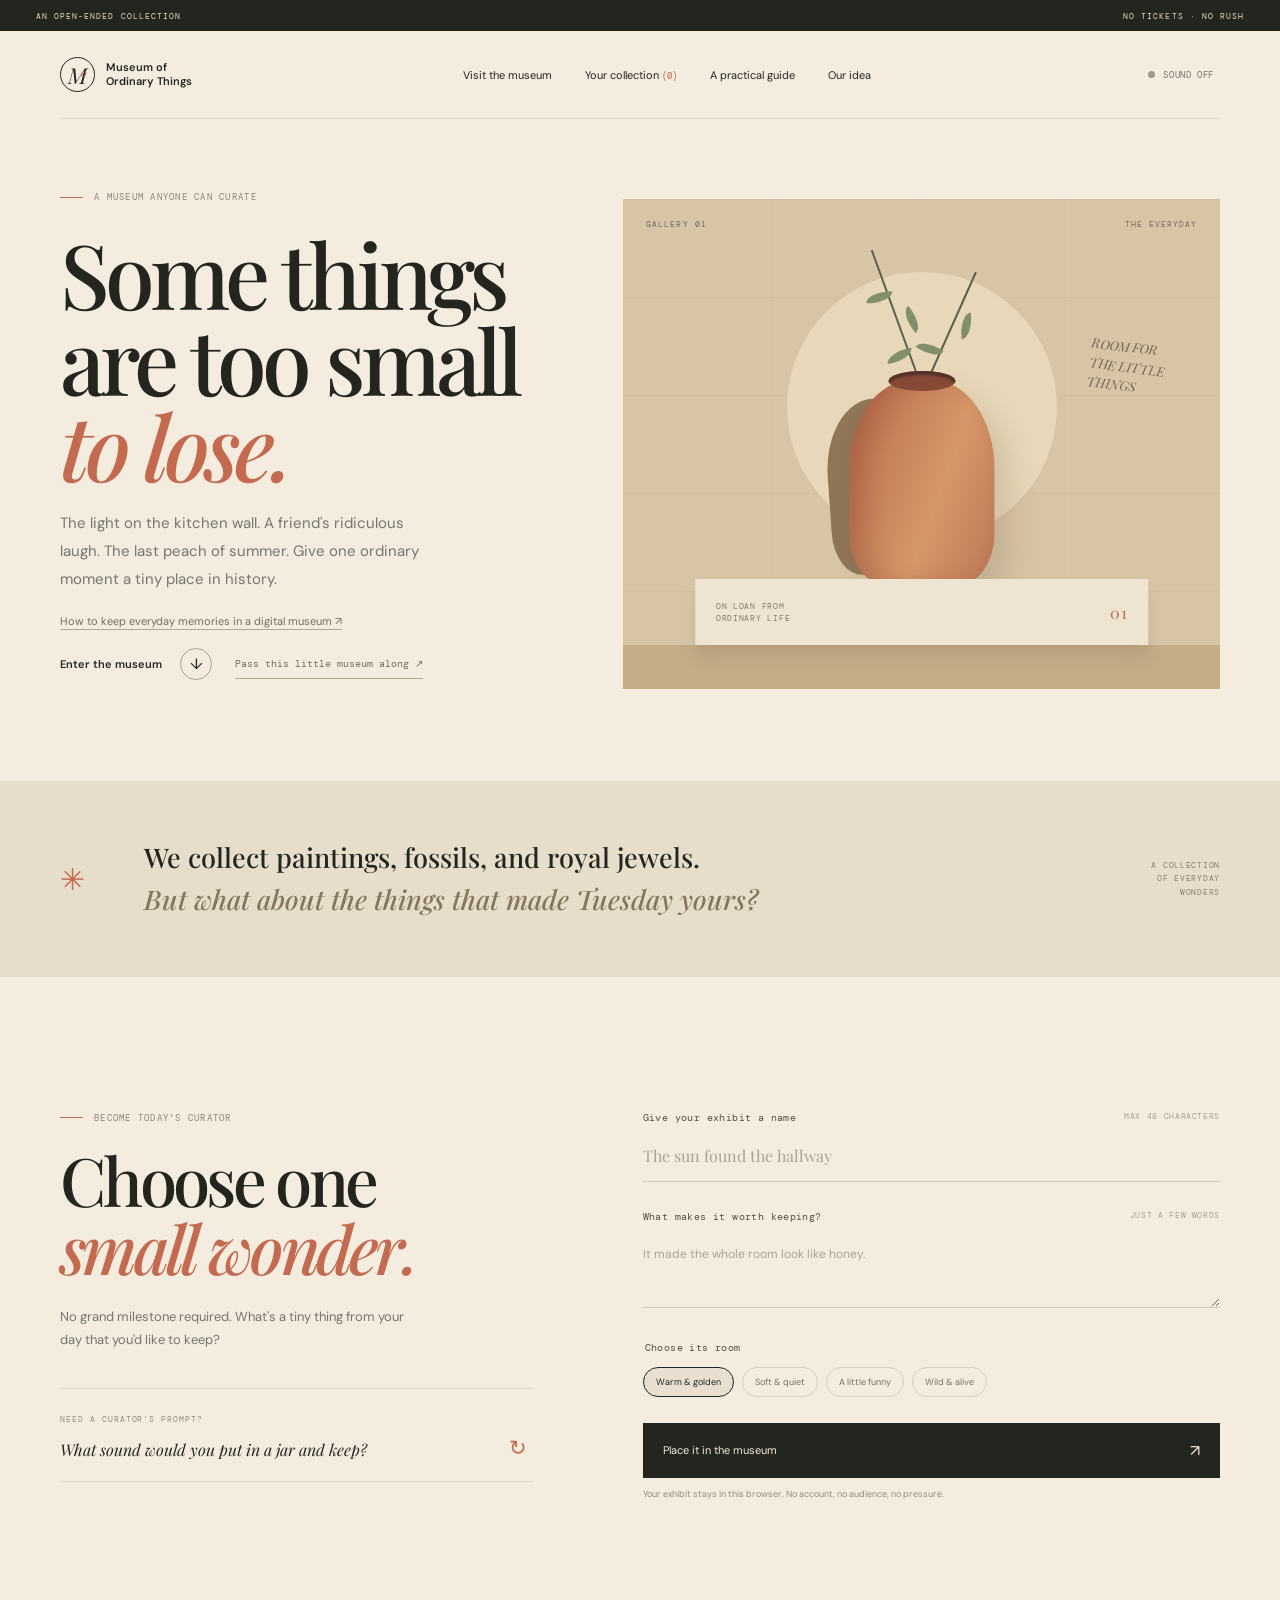
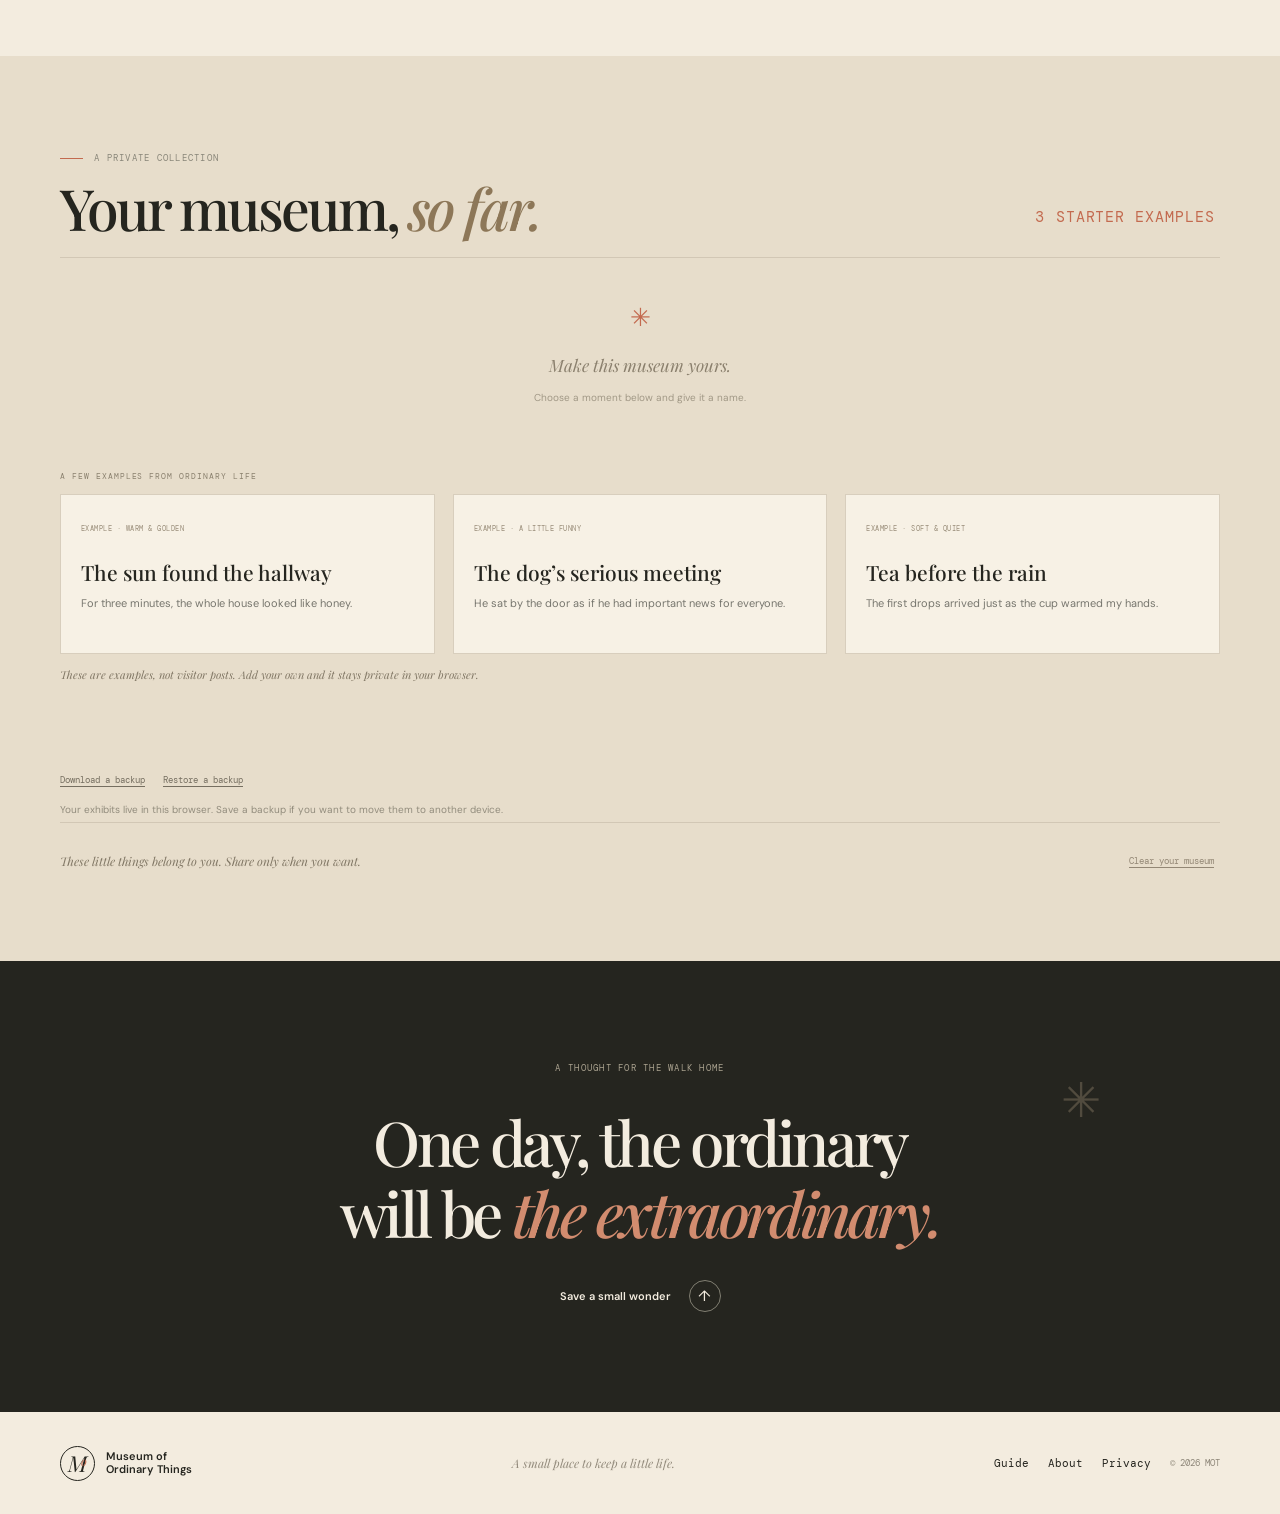
<file: index.html>
<!doctype html>
<html lang="en">
<head>
  <meta charset="utf-8"><meta name="viewport" content="width=device-width, initial-scale=1">
  <meta name="theme-color" content="#f3ecdf">
  <meta name="description" content="A tiny online museum for the ordinary things you want to remember. Curate a moment from today and keep your personal collection in your browser.">
  <meta property="og:type" content="website"><meta property="og:title" content="The Museum of Ordinary Things"><meta property="og:description" content="Some things are too small to lose. Curate a tiny online exhibit for an ordinary moment worth keeping."><meta property="og:url" content="https://harisrao2010-lab.github.io/museum-of-ordinary-things/">
  <meta name="twitter:card" content="summary"><meta name="twitter:title" content="The Museum of Ordinary Things"><meta name="twitter:description" content="A tiny museum for life's everyday wonders.">
  <title>The Museum of Ordinary Things — Keep the little things</title>
  <link rel="canonical" href="https://harisrao2010-lab.github.io/museum-of-ordinary-things/"><link rel="icon" href="favicon.svg" type="image/svg+xml">
  <link rel="stylesheet" href="styles.css">
</head>
<body>
  <a class="skip-link" href="#main-content">Skip to content</a>
  <div class="topline"><span>AN OPEN-ENDED COLLECTION</span><span>NO TICKETS · NO RUSH</span></div>
  <header class="site-header wrap"><a class="brand" href="#home"><span class="brand-symbol">M<span>o</span></span><span>Museum of<br>Ordinary Things</span></a><button class="menu-toggle" id="menu-toggle" type="button" aria-expanded="false" aria-controls="site-nav">Menu</button><nav id="site-nav"><a href="#visit">Visit the museum</a><a href="#collection">Your collection <span id="nav-count">(0)</span></a><a href="guide.html">A practical guide</a><a href="about.html">Our idea</a></nav><button class="sound-toggle" id="sound-toggle" type="button" aria-pressed="false"><span class="sound-dot"></span> SOUND OFF</button></header>
  <main id="main-content">
    <section class="hero wrap"><div class="hero-copy"><p class="eyebrow"><span class="dash"></span> A museum anyone can curate</p><h1>Some things<br>are too small<br><em>to lose.</em></h1><p class="hero-lede">The light on the kitchen wall. A friend's ridiculous laugh. The last peach of summer. Give one ordinary moment a tiny place in history.</p><p class="guide-prompt"><a href="guide.html">How to keep everyday memories in a digital museum ↗</a></p><div class="hero-actions"><a class="round-link" href="#visit"><span>Enter the museum</span><b aria-hidden="true">↓</b></a><button class="share-museum" id="share-museum" type="button">Pass this little museum along ↗</button></div><p class="share-feedback" id="share-feedback" role="status" aria-live="polite"></p></div><div class="hero-stage" aria-label="A softly lit museum gallery holding small everyday objects"><div class="stage-label">GALLERY 01 <span>THE EVERYDAY</span></div><div class="halo"></div><div class="vase vase-back"></div><div class="vase vase-front"></div><div class="stem stem-a"><i></i><i></i><i></i></div><div class="stem stem-b"><i></i><i></i></div><div class="floating-note">ROOM FOR<br>THE LITTLE<br>THINGS</div><div class="stage-plinth"><span>ON LOAN FROM<br>ORDINARY LIFE</span><b>01</b></div><div class="stage-floor"></div></div></section>
    <section class="manifesto"><div class="wrap manifesto-inner"><span class="manifesto-star">✳</span><p>We collect paintings, fossils, and royal jewels.<br><em>But what about the things that made Tuesday yours?</em></p><span class="manifesto-aside">A COLLECTION<br>OF EVERYDAY<br>WONDERS</span></div></section>
    <section class="visit-section wrap" id="visit"><div class="visit-intro"><p class="eyebrow"><span class="dash"></span> Become today's curator</p><h2>Choose one<br><em>small wonder.</em></h2><p>No grand milestone required. What's a tiny thing from your day that you'd like to keep?</p><div class="prompt-box"><span class="prompt-label">NEED A CURATOR'S PROMPT?</span><p id="prompt-text">What sound would you put in a jar and keep?</p><button id="new-prompt" type="button" aria-label="Get another prompt">↻</button></div></div><form id="entry-form" class="entry-form"><label for="object-name">Give your exhibit a name <span>MAX 48 CHARACTERS</span></label><input id="object-name" name="name" maxlength="48" placeholder="The sun found the hallway" required>
      <label for="object-story">What makes it worth keeping? <span>JUST A FEW WORDS</span></label><textarea id="object-story" name="story" maxlength="180" placeholder="It made the whole room look like honey." required></textarea>
      <fieldset><legend>Choose its room</legend><div class="room-options"><label><input type="radio" name="room" value="Warm & golden" checked><span class="room-chip warm">Warm & golden</span></label><label><input type="radio" name="room" value="Soft & quiet"><span class="room-chip quiet">Soft & quiet</span></label><label><input type="radio" name="room" value="A little funny"><span class="room-chip funny">A little funny</span></label><label><input type="radio" name="room" value="Wild & alive"><span class="room-chip alive">Wild & alive</span></label></div></fieldset>
      <button class="submit-button" type="submit">Place it in the museum <span>↗</span></button><p class="form-note">Your exhibit stays in this browser. No account, no audience, no pressure.</p><div class="form-success" id="form-success" role="status" aria-live="polite"></div>
    </form></section>
    <section class="collection-section" id="collection"><div class="wrap"><div class="collection-head"><div><p class="eyebrow"><span class="dash"></span> A private collection</p><h2>Your museum, <em>so far.</em></h2></div><p class="collection-count"><span id="collection-count">3</span> <span id="collection-label">STARTER EXAMPLES</span></p></div><div class="empty-state" id="empty-state"><span>✳</span><p>Make this museum yours.<br><small>Choose a moment below and give it a name.</small></p></div><div class="sample-gallery" id="sample-gallery" aria-label="Example exhibits"><p class="sample-heading">A FEW EXAMPLES FROM ORDINARY LIFE</p><div class="sample-grid"><article class="sample-card"><span>EXAMPLE · WARM &amp; GOLDEN</span><h3>The sun found the hallway</h3><p>For three minutes, the whole house looked like honey.</p></article><article class="sample-card"><span>EXAMPLE · A LITTLE FUNNY</span><h3>The dog’s serious meeting</h3><p>He sat by the door as if he had important news for everyone.</p></article><article class="sample-card"><span>EXAMPLE · SOFT &amp; QUIET</span><h3>Tea before the rain</h3><p>The first drops arrived just as the cup warmed my hands.</p></article></div><p class="sample-note">These are examples, not visitor posts. Add your own and it stays private in your browser.</p></div><div class="exhibit-grid" id="exhibit-grid"></div><div class="collection-tools"><button id="download-backup" type="button">Download a backup</button><label class="restore-backup" for="restore-file">Restore a backup<input id="restore-file" type="file" accept="application/json,.json"></label></div><p class="backup-note">Your exhibits live in this browser. Save a backup if you want to move them to another device.</p><div class="collection-foot"><p id="collection-message" role="status" aria-live="polite">These little things belong to you. Share only when you want.</p><button id="clear-collection" type="button">Clear your museum</button></div></div></section>
    <section class="closing"><div class="wrap closing-inner"><p class="eyebrow">A thought for the walk home</p><h2>One day, the ordinary<br>will be <em>the extraordinary.</em></h2><a class="round-link light-link" href="#visit"><span>Save a small wonder</span><b>↑</b></a><span class="closing-star">✳</span></div></section>
  </main>
  <footer class="site-footer wrap"><a class="brand" href="#home"><span class="brand-symbol">M<span>o</span></span><span>Museum of<br>Ordinary Things</span></a><p>A small place to keep a little life.</p><div class="footer-links"><a href="guide.html">Guide</a><a href="about.html">About</a><a href="privacy.html">Privacy</a><span>© <span id="year"></span> MOT</span></div></footer>
  <script src="app.js"></script>
</body></html>
</file>
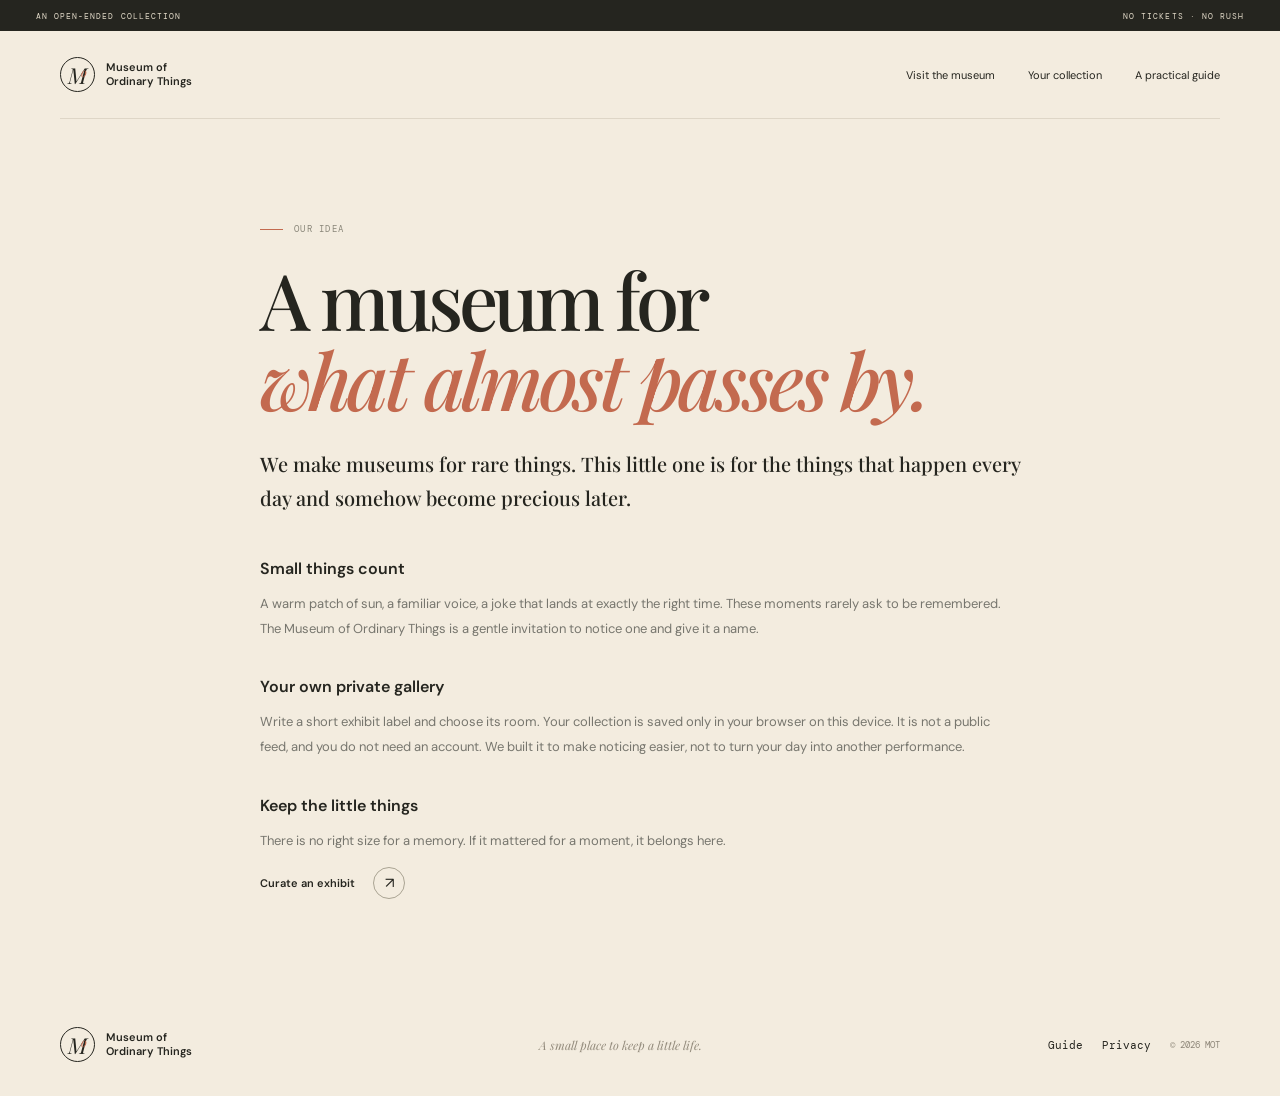
<file: about.html>
<!doctype html>
<html lang="en"><head><meta charset="utf-8"><meta name="viewport" content="width=device-width, initial-scale=1"><meta name="description" content="The idea behind the Museum of Ordinary Things: a personal cabinet for life's small, easy-to-miss moments."><title>Our idea — Museum of Ordinary Things</title><link rel="canonical" href="https://harisrao2010-lab.github.io/museum-of-ordinary-things/about.html"><meta property="og:title" content="Our idea — Museum of Ordinary Things"><meta property="og:description" content="A personal cabinet for lifes small, easily missed everyday moments."><link rel="stylesheet" href="styles.css"></head>
<body><div class="topline"><span>AN OPEN-ENDED COLLECTION</span><span>NO TICKETS · NO RUSH</span></div><header class="site-header wrap"><a class="brand" href="index.html"><span class="brand-symbol">M<span>o</span></span><span>Museum of<br>Ordinary Things</span></a><nav><a href="index.html#visit">Visit the museum</a><a href="index.html#collection">Your collection</a><a href="guide.html">A practical guide</a></nav></header>
<main class="content-page wrap"><p class="eyebrow"><span class="dash"></span> Our idea</p><h1>A museum for<br><em>what almost passes by.</em></h1><p class="content-lede">We make museums for rare things. This little one is for the things that happen every day and somehow become precious later.</p><h2>Small things count</h2><p>A warm patch of sun, a familiar voice, a joke that lands at exactly the right time. These moments rarely ask to be remembered. The Museum of Ordinary Things is a gentle invitation to notice one and give it a name.</p><h2>Your own private gallery</h2><p>Write a short exhibit label and choose its room. Your collection is saved only in your browser on this device. It is not a public feed, and you do not need an account. We built it to make noticing easier, not to turn your day into another performance.</p><h2>Keep the little things</h2><p>There is no right size for a memory. If it mattered for a moment, it belongs here.</p><a class="round-link" href="index.html#visit"><span>Curate an exhibit</span><b>↗</b></a></main>
<footer class="site-footer wrap"><a class="brand" href="index.html"><span class="brand-symbol">M<span>o</span></span><span>Museum of<br>Ordinary Things</span></a><p>A small place to keep a little life.</p><div class="footer-links"><a href="guide.html">Guide</a><a href="privacy.html">Privacy</a><span>© 2026 MOT</span></div></footer></body></html>
</file>
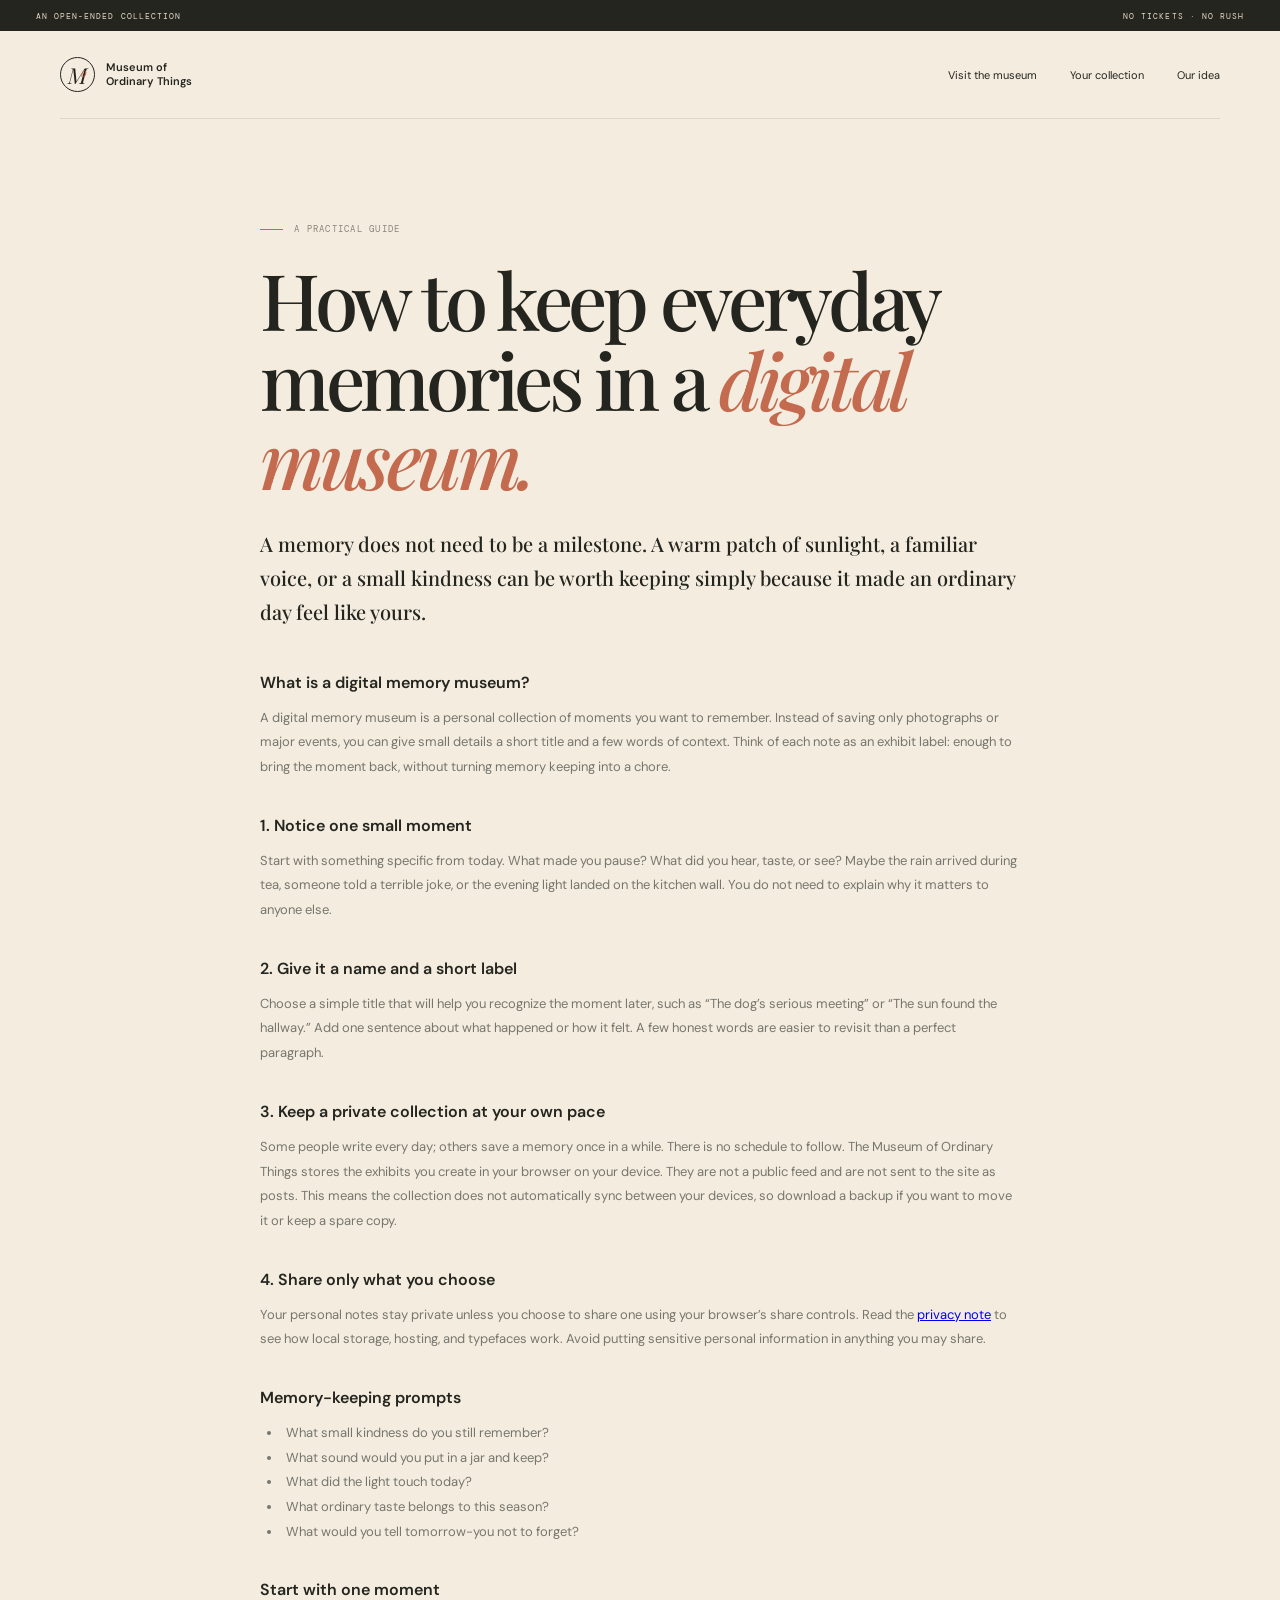
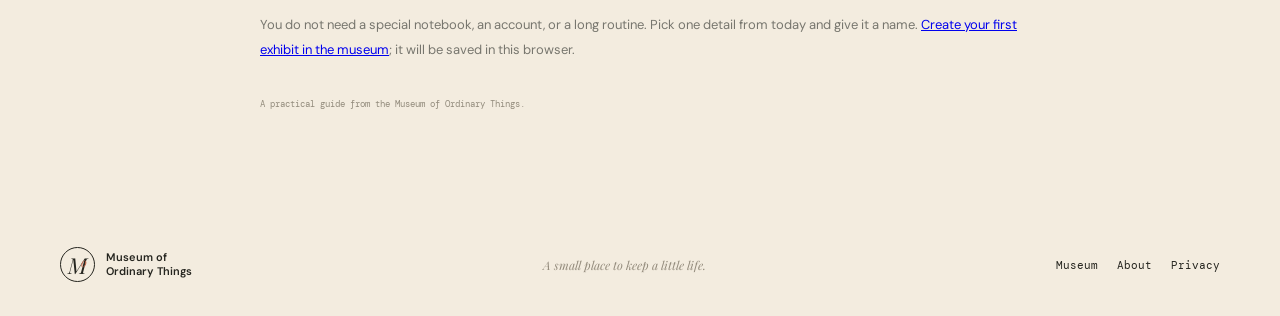
<file: guide.html>
<!doctype html>
<html lang="en">
<head>
  <meta charset="utf-8">
  <meta name="viewport" content="width=device-width, initial-scale=1">
  <meta name="theme-color" content="#f3ecdf">
  <meta name="description" content="A practical guide to keeping everyday memories: choose a small moment, write an exhibit label, and save it in a private digital memory museum.">
  <meta property="og:type" content="article">
  <meta property="og:title" content="How to Keep Everyday Memories in a Digital Museum">
  <meta property="og:description" content="A gentle, practical way to notice and keep the small moments that make a day yours.">
  <meta property="og:url" content="https://harisrao2010-lab.github.io/museum-of-ordinary-things/guide.html">
  <meta name="twitter:card" content="summary">
  <title>How to Keep Everyday Memories in a Digital Museum | Museum of Ordinary Things</title>
  <link rel="canonical" href="https://harisrao2010-lab.github.io/museum-of-ordinary-things/guide.html">
  <link rel="icon" href="favicon.svg" type="image/svg+xml">
  <link rel="stylesheet" href="styles.css">
</head>
<body>
  <a class="skip-link" href="#main-content">Skip to content</a>
  <div class="topline"><span>AN OPEN-ENDED COLLECTION</span><span>NO TICKETS · NO RUSH</span></div>
  <header class="site-header wrap"><a class="brand" href="index.html"><span class="brand-symbol">M<span>o</span></span><span>Museum of<br>Ordinary Things</span></a><nav><a href="index.html#visit">Visit the museum</a><a href="index.html#collection">Your collection</a><a href="about.html">Our idea</a></nav></header>
  <main class="content-page wrap" id="main-content">
    <p class="eyebrow"><span class="dash"></span> A practical guide</p>
    <h1>How to keep everyday memories in a <em>digital museum.</em></h1>
    <p class="content-lede">A memory does not need to be a milestone. A warm patch of sunlight, a familiar voice, or a small kindness can be worth keeping simply because it made an ordinary day feel like yours.</p>

    <h2>What is a digital memory museum?</h2>
    <p>A digital memory museum is a personal collection of moments you want to remember. Instead of saving only photographs or major events, you can give small details a short title and a few words of context. Think of each note as an exhibit label: enough to bring the moment back, without turning memory keeping into a chore.</p>

    <h2>1. Notice one small moment</h2>
    <p>Start with something specific from today. What made you pause? What did you hear, taste, or see? Maybe the rain arrived during tea, someone told a terrible joke, or the evening light landed on the kitchen wall. You do not need to explain why it matters to anyone else.</p>

    <h2>2. Give it a name and a short label</h2>
    <p>Choose a simple title that will help you recognize the moment later, such as “The dog’s serious meeting” or “The sun found the hallway.” Add one sentence about what happened or how it felt. A few honest words are easier to revisit than a perfect paragraph.</p>

    <h2>3. Keep a private collection at your own pace</h2>
    <p>Some people write every day; others save a memory once in a while. There is no schedule to follow. The Museum of Ordinary Things stores the exhibits you create in your browser on your device. They are not a public feed and are not sent to the site as posts. This means the collection does not automatically sync between your devices, so download a backup if you want to move it or keep a spare copy.</p>

    <h2>4. Share only what you choose</h2>
    <p>Your personal notes stay private unless you choose to share one using your browser’s share controls. Read the <a href="privacy.html">privacy note</a> to see how local storage, hosting, and typefaces work. Avoid putting sensitive personal information in anything you may share.</p>

    <h2>Memory-keeping prompts</h2>
    <ul class="guide-list">
      <li>What small kindness do you still remember?</li>
      <li>What sound would you put in a jar and keep?</li>
      <li>What did the light touch today?</li>
      <li>What ordinary taste belongs to this season?</li>
      <li>What would you tell tomorrow-you not to forget?</li>
    </ul>

    <h2>Start with one moment</h2>
    <p>You do not need a special notebook, an account, or a long routine. Pick one detail from today and give it a name. <a href="index.html#visit">Create your first exhibit in the museum</a>; it will be saved in this browser.</p>
    <p class="privacy-date">A practical guide from the Museum of Ordinary Things.</p>
  </main>
  <footer class="site-footer wrap"><a class="brand" href="index.html"><span class="brand-symbol">M<span>o</span></span><span>Museum of<br>Ordinary Things</span></a><p>A small place to keep a little life.</p><div class="footer-links"><a href="index.html">Museum</a><a href="about.html">About</a><a href="privacy.html">Privacy</a></div></footer>
</body>
</html>
</file>
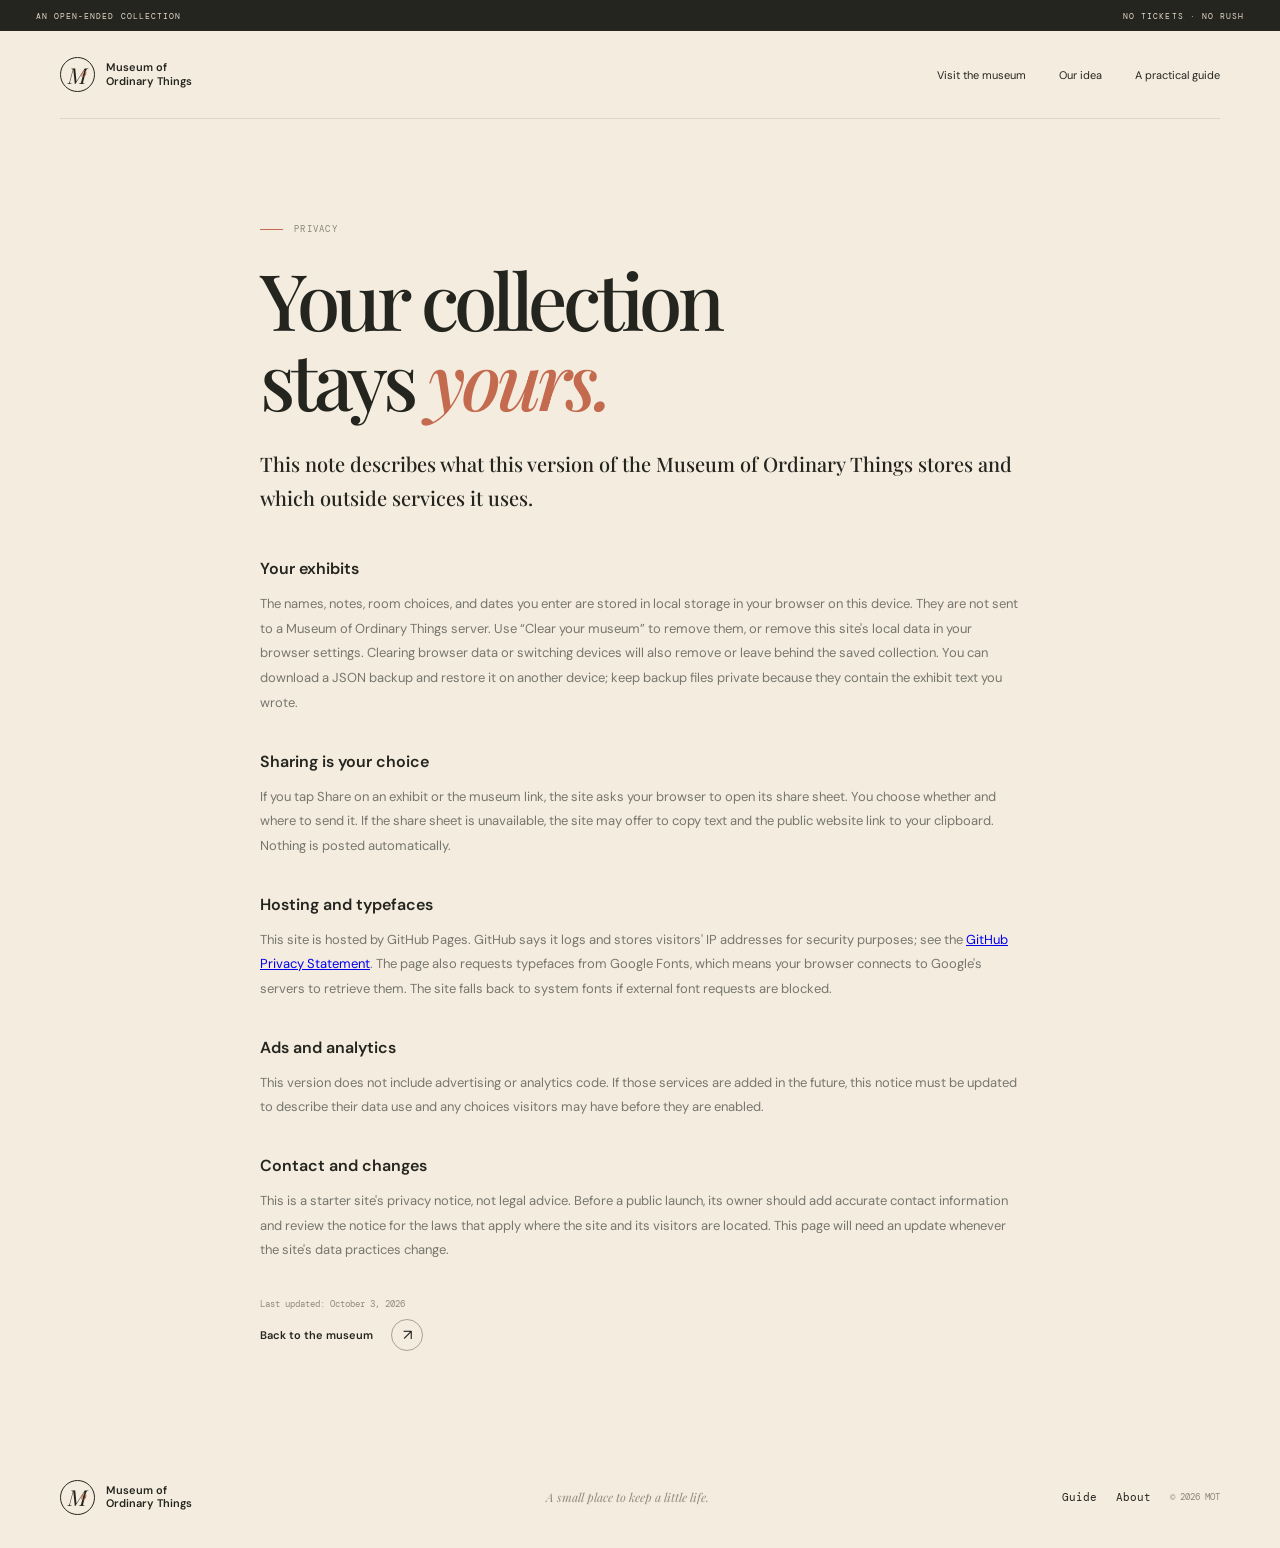
<file: privacy.html>
<!doctype html>
<html lang="en"><head><meta charset="utf-8"><meta name="viewport" content="width=device-width, initial-scale=1"><meta name="description" content="Privacy details for the Museum of Ordinary Things, including how your personal exhibits are stored."><title>Privacy — Museum of Ordinary Things</title><link rel="canonical" href="https://harisrao2010-lab.github.io/museum-of-ordinary-things/privacy.html"><meta property="og:title" content="Privacy — Museum of Ordinary Things"><meta property="og:description" content="How this small online museum stores personal exhibits and connects to outside services."><link rel="stylesheet" href="styles.css"></head>
<body><div class="topline"><span>AN OPEN-ENDED COLLECTION</span><span>NO TICKETS · NO RUSH</span></div><header class="site-header wrap"><a class="brand" href="index.html"><span class="brand-symbol">M<span>o</span></span><span>Museum of<br>Ordinary Things</span></a><nav><a href="index.html#visit">Visit the museum</a><a href="about.html">Our idea</a><a href="guide.html">A practical guide</a></nav></header>
<main class="content-page wrap"><p class="eyebrow"><span class="dash"></span> Privacy</p><h1>Your collection<br>stays <em>yours.</em></h1><p class="content-lede">This note describes what this version of the Museum of Ordinary Things stores and which outside services it uses.</p><h2>Your exhibits</h2><p>The names, notes, room choices, and dates you enter are stored in local storage in your browser on this device. They are not sent to a Museum of Ordinary Things server. Use “Clear your museum” to remove them, or remove this site's local data in your browser settings. Clearing browser data or switching devices will also remove or leave behind the saved collection. You can download a JSON backup and restore it on another device; keep backup files private because they contain the exhibit text you wrote.</p><h2>Sharing is your choice</h2><p>If you tap Share on an exhibit or the museum link, the site asks your browser to open its share sheet. You choose whether and where to send it. If the share sheet is unavailable, the site may offer to copy text and the public website link to your clipboard. Nothing is posted automatically.</p><h2>Hosting and typefaces</h2><p>This site is hosted by GitHub Pages. GitHub says it logs and stores visitors' IP addresses for security purposes; see the <a href="https://docs.github.com/en/site-policy/privacy-policies/github-general-privacy-statement">GitHub Privacy Statement</a>. The page also requests typefaces from Google Fonts, which means your browser connects to Google's servers to retrieve them. The site falls back to system fonts if external font requests are blocked.</p><h2>Ads and analytics</h2><p>This version does not include advertising or analytics code. If those services are added in the future, this notice must be updated to describe their data use and any choices visitors may have before they are enabled.</p><h2>Contact and changes</h2><p>This is a starter site's privacy notice, not legal advice. Before a public launch, its owner should add accurate contact information and review the notice for the laws that apply where the site and its visitors are located. This page will need an update whenever the site's data practices change.</p><p class="privacy-date">Last updated: October 3, 2026</p><a class="round-link" href="index.html"><span>Back to the museum</span><b>↗</b></a></main>
<footer class="site-footer wrap"><a class="brand" href="index.html"><span class="brand-symbol">M<span>o</span></span><span>Museum of<br>Ordinary Things</span></a><p>A small place to keep a little life.</p><div class="footer-links"><a href="guide.html">Guide</a><a href="about.html">About</a><span>© 2026 MOT</span></div></footer></body></html>
</file>
<file: styles.css>
@import url('https://fonts.googleapis.com/css2?family=DM+Mono:wght@400;500&family=DM+Sans:wght@400;500;600;700&family=Playfair+Display:ital,wght@0,500;0,600;1,500;1,600&display=swap');
:root{--ink:#25251f;--muted:#77766e;--cream:#f3ecdf;--paper:#faf6ed;--moss:#788466;--rust:#c36a4f;--rule:#ded6c7;--serif:'Playfair Display',Georgia,serif;--sans:'DM Sans',Arial,sans-serif;--mono:'DM Mono',monospace}
*{box-sizing:border-box}html{scroll-behavior:smooth}body{margin:0;background:var(--cream);color:var(--ink);font-family:var(--sans);-webkit-font-smoothing:antialiased}.wrap{width:min(1160px,calc(100% - 72px));margin:auto}.topline{height:31px;padding:0 36px;display:flex;justify-content:space-between;align-items:center;background:var(--ink);color:#e3dbc9;font:8px var(--mono);letter-spacing:.13em}.site-header{height:88px;display:flex;align-items:center;justify-content:space-between;border-bottom:1px solid var(--rule)}.brand{display:flex;align-items:center;gap:11px;color:var(--ink);text-decoration:none;font-size:11px;line-height:1.22;font-weight:600}.brand-symbol{height:35px;width:35px;border:1px solid var(--ink);border-radius:50%;display:grid;place-items:center;font:italic 22px var(--serif);position:relative}.brand-symbol span{font-size:12px;position:absolute;right:7px;top:6px;color:var(--rust)}nav{display:flex;gap:33px}nav a,.footer-links a{font-size:11px;text-decoration:none;color:var(--ink)}nav a:hover,.footer-links a:hover{color:var(--rust)}nav a span{font:9px var(--mono);color:var(--rust)}.sound-toggle{border:0;background:none;display:flex;align-items:center;gap:8px;color:#747267;font:9px var(--mono);letter-spacing:.07em;cursor:pointer}.sound-dot{width:7px;height:7px;border-radius:50%;background:#a09a8b}.sound-toggle[aria-pressed=true] .sound-dot{background:#84966c}.hero{min-height:650px;display:grid;grid-template-columns:.92fr 1.08fr;align-items:center;gap:55px;padding:63px 0 75px}.eyebrow{display:flex;align-items:center;gap:11px;text-transform:uppercase;letter-spacing:.14em;font:9px var(--mono);color:#898679}.dash{height:1px;width:23px;background:var(--rust);display:inline-block}.hero h1,.visit-intro h2,.collection-head h2,.closing h2,.content-page h1{font:500 clamp(58px,7vw,91px)/.96 var(--serif);letter-spacing:-.055em;margin:27px 0 22px}.hero h1 em,.visit-intro h2 em,.collection-head h2 em,.closing h2 em,.content-page h1 em{color:var(--rust);font-weight:500}.hero-lede{font:15px/1.85 var(--sans);color:var(--muted);max-width:380px;margin-bottom:34px}.round-link{display:inline-flex;align-items:center;gap:18px;color:var(--ink);text-decoration:none;font-size:11px;font-weight:600}.round-link b{width:32px;height:32px;border:1px solid #aaa493;border-radius:50%;display:grid;place-items:center;font-size:15px;font-weight:400;transition:.2s}.round-link:hover b{background:var(--ink);border-color:var(--ink);color:var(--cream);transform:translateY(2px)}.hero-stage{height:490px;background:#d8c5a6;position:relative;overflow:hidden;isolation:isolate}.hero-stage:before{content:'';position:absolute;inset:0;background:linear-gradient(90deg,#d2bc9a 1px,transparent 1px) 0 0/25% 100%,linear-gradient(#c9b18e 1px,transparent 1px) 0 0/100% 20%;opacity:.25;z-index:-1}.stage-label{position:absolute;top:20px;left:23px;right:23px;display:flex;justify-content:space-between;font:8px var(--mono);letter-spacing:.13em;color:#6f6859}.stage-label span{color:#796b57}.halo{position:absolute;width:270px;height:270px;border-radius:50%;background:#edddbf;top:73px;left:50%;transform:translateX(-50%);opacity:.8}.vase{position:absolute;bottom:104px;left:50%;transform:translateX(-50%);border-radius:43% 43% 25% 25%;z-index:2}.vase-back{height:175px;width:115px;background:#8f7657;left:44%;bottom:116px;transform:translateX(-50%) rotate(-4deg)}.vase-front{height:205px;width:145px;background:linear-gradient(110deg,#b76a4c,#d69769 60%,#bc7656);box-shadow:inset 15px 0 22px #813f2d45,15px 17px 30px #5b45302b}.vase-front:before{content:'';position:absolute;top:-9px;left:39px;width:67px;height:20px;border-radius:50%;background:#854935;box-shadow:inset 0 4px 2px #523329}.stem{position:absolute;bottom:298px;left:50%;width:2px;background:#586348;z-index:1;transform-origin:bottom}.stem-a{height:150px;transform:rotate(-20deg)}.stem-b{height:130px;transform:rotate(24deg)}.stem i{position:absolute;width:26px;height:12px;background:#81906b;border-radius:100% 0 100% 0}.stem i:nth-child(1){left:-21px;top:41px;transform:rotate(20deg)}.stem i:nth-child(2){left:2px;top:73px;transform:rotate(70deg) scaleX(-1)}.stem i:nth-child(3){left:-22px;top:103px;transform:rotate(10deg)}.stem-b i:nth-child(1){left:1px;top:47px;transform:rotate(60deg) scaleX(-1)}.stem-b i:nth-child(2){left:-23px;top:83px;transform:rotate(10deg)}.floating-note{position:absolute;top:138px;right:55px;font:italic 13px/1.5 var(--serif);color:#74654f;transform:rotate(7deg)}.stage-plinth{height:66px;position:absolute;z-index:3;bottom:44px;left:50%;transform:translateX(-50%);width:76%;background:#eee4d1;box-shadow:0 11px 15px #4c3d2821;display:flex;align-items:center;justify-content:space-between;padding:0 21px;font:8px/1.5 var(--mono);letter-spacing:.09em;color:#887b67}.stage-plinth b{font:16px var(--serif);color:#b96d52}.stage-floor{position:absolute;bottom:0;height:44px;width:100%;background:#c4ac87}.manifesto{background:#e7ddcb;padding:56px 0}.manifesto-inner{display:grid;grid-template-columns:60px 1fr 120px;align-items:center;gap:24px}.manifesto-star{font-size:30px;color:var(--rust)}.manifesto p{font:500 clamp(19px,2.4vw,27px)/1.55 var(--serif);margin:0}.manifesto p em{color:#85775f}.manifesto-aside{font:8px/1.7 var(--mono);letter-spacing:.09em;color:#8a806e;text-align:right}.visit-section{display:grid;grid-template-columns:.9fr 1.1fr;gap:110px;padding-top:126px;padding-bottom:130px}.visit-intro h2{font-size:clamp(48px,5.4vw,67px);line-height:1.02;margin:22px 0}.visit-intro>p:not(.eyebrow){font-size:13px;line-height:1.8;color:var(--muted);max-width:345px}.prompt-box{margin-top:37px;border-top:1px solid var(--rule);border-bottom:1px solid var(--rule);padding:17px 40px 17px 0;position:relative}.prompt-label{font:8px var(--mono);letter-spacing:.12em;color:#938c7e}.prompt-box p{font:italic 16px/1.55 var(--serif);margin:11px 0 1px}.prompt-box button{position:absolute;right:0;bottom:20px;border:0;background:none;font-size:21px;color:var(--rust);cursor:pointer}.entry-form{padding-top:8px}.entry-form>label,.entry-form legend{font:10px var(--mono);letter-spacing:.04em;color:#554f44;display:flex;justify-content:space-between;margin:0 0 9px}.entry-form>label span{font-size:8px;color:#aaa18e;letter-spacing:.08em}.entry-form>input,.entry-form textarea{width:100%;border:0;border-bottom:1px solid #cfc6b6;background:transparent;padding:12px 0 15px;margin:0 0 28px;outline:0;color:var(--ink);font:16px var(--serif)}.entry-form>input:focus,.entry-form textarea:focus{border-color:var(--rust)}.entry-form input::placeholder,.entry-form textarea::placeholder{color:#aaa392}.entry-form textarea{font:12px/1.7 var(--sans);resize:vertical;min-height:76px}.entry-form fieldset{border:0;margin:0 0 26px;padding:0}.entry-form legend{margin-bottom:13px}.room-options{display:flex;flex-wrap:wrap;gap:8px}.room-options label{cursor:pointer}.room-options input{position:absolute;opacity:0}.room-chip{border:1px solid #d8cfbf;border-radius:20px;padding:8px 12px;display:block;font-size:9px;color:#777064}.room-options input:checked+.room-chip{border-color:var(--ink);color:var(--ink);background:#e8dfd0}.room-options input:focus-visible+.room-chip{outline:2px solid var(--rust)}.submit-button{width:100%;border:0;background:var(--ink);color:var(--cream);padding:17px 20px;display:flex;justify-content:space-between;align-items:center;font:11px var(--sans);cursor:pointer}.submit-button:hover{background:#444237}.submit-button span{font-size:16px}.form-note{font-size:9px;color:#928c7d;line-height:1.6}.form-success{font-size:11px;color:#667452;min-height:16px}.collection-section{background:#e7ddcb;padding:87px 0 80px;min-height:380px}.collection-head{display:flex;justify-content:space-between;align-items:end;border-bottom:1px solid #d2c7b5;padding-bottom:22px}.collection-head h2{font-size:clamp(40px,5vw,57px);margin:16px 0 0}.collection-head h2 em{color:#8d7758}.collection-count{font:8px var(--mono);letter-spacing:.12em;color:#827a69}.collection-count span{font-size:15px;color:var(--rust);margin-right:5px}.empty-state{min-height:210px;display:flex;align-items:center;justify-content:center;flex-direction:column;text-align:center;color:#8b806e}.empty-state>span{font-size:25px;color:var(--rust)}.empty-state p{font:italic 17px/1.7 var(--serif)}.empty-state small{font:10px var(--sans);color:#a19886}.exhibit-grid{display:grid;grid-template-columns:repeat(3,1fr);gap:18px;padding:26px 0}.exhibit-card{background:var(--paper);min-height:190px;padding:22px;position:relative;display:flex;flex-direction:column;justify-content:space-between;animation:appear .5s both}.exhibit-card:nth-child(3n+2){transform:translateY(12px)}.exhibit-card:before{content:'✳';font-size:19px;color:var(--rust);position:absolute;right:18px;top:14px}.exhibit-card h3{font:500 23px/1.2 var(--serif);margin:23px 25px 10px 0}.exhibit-card p{font-size:11px;line-height:1.7;color:var(--muted)}.exhibit-card footer{display:flex;justify-content:space-between;align-items:center;border-top:1px solid var(--rule);padding-top:12px;font:8px var(--mono);letter-spacing:.06em;color:#948a78}.exhibit-card footer button{border:0;background:none;color:#8a7c65;cursor:pointer;font:9px var(--mono)}.collection-foot{display:flex;justify-content:space-between;align-items:center;border-top:1px solid #d2c7b5;padding-top:18px}.collection-foot p{font:italic 13px var(--serif);color:#817765}.collection-foot button{border:0;background:none;font:9px var(--mono);color:#938775;cursor:pointer;text-decoration:underline;text-underline-offset:3px}.closing{background:#25251f;color:var(--cream);padding:92px 0 100px;text-align:center;position:relative;overflow:hidden}.closing-inner{display:flex;align-items:center;flex-direction:column}.closing .eyebrow{color:#aaa28f}.closing h2{font-size:clamp(39px,5vw,62px);line-height:1.15;margin:23px 0 32px}.closing h2 em{color:#d28c6f}.light-link{color:var(--cream)}.light-link b{border-color:#817f72}.light-link:hover b{background:var(--cream);color:var(--ink);border-color:var(--cream)}.closing-star{position:absolute;right:14%;top:24%;font-size:48px;color:#514b3e}.site-footer{min-height:102px;display:flex;align-items:center;justify-content:space-between;gap:16px}.site-footer>p{font:italic 12px var(--serif);color:#938b7c}.footer-links{display:flex;align-items:center;gap:19px;font:9px var(--mono);color:#8e8779}.content-page{max-width:760px;min-height:68vh;padding:95px 0}.content-page h1{font-size:clamp(50px,7vw,78px);line-height:1.02;margin:25px 0}.content-page h2{font:600 16px var(--sans);margin:35px 0 9px}.content-page p:not(.eyebrow){font-size:13px;line-height:1.9;color:var(--muted)}.content-page .content-lede{font:500 20px/1.7 var(--serif)!important;color:var(--ink)!important;margin:28px 0 43px}.content-page .privacy-date{font:9px var(--mono)!important;color:#928b7c!important;margin-top:35px}
@keyframes appear{from{opacity:0;transform:translateY(10px)}to{opacity:1;transform:translateY(0)}}@media(max-width:800px){.wrap{width:min(100% - 40px,580px)}.topline{padding:0 20px;font-size:7px}.site-header{height:73px}nav{display:none}.hero{grid-template-columns:1fr;gap:33px;padding:65px 0 56px}.hero h1{font-size:70px}.hero-stage{height:410px}.manifesto{padding:42px 0}.manifesto-inner{grid-template-columns:30px 1fr;gap:17px}.manifesto-aside{display:none}.visit-section{grid-template-columns:1fr;gap:50px;padding-top:82px;padding-bottom:86px}.visit-intro h2{font-size:57px}.prompt-box{max-width:380px}.collection-section{padding:65px 0}.exhibit-grid{grid-template-columns:1fr 1fr;gap:12px}.exhibit-card{padding:17px;min-height:175px}.exhibit-card h3{font-size:19px}.closing{padding:73px 0}.closing-star{right:4%;top:9%;font-size:29px}.site-footer{display:grid;grid-template-columns:1fr auto;padding:22px 0}.site-footer>p{grid-row:2;margin:0}.footer-links{grid-column:2;grid-row:1/3;flex-direction:column;align-items:flex-end;gap:10px}}@media(max-width:440px){.hero h1{font-size:60px}.hero-stage{height:350px}.vase-front{transform:translateX(-50%) scale(.83);transform-origin:bottom}.vase-back{transform:translateX(-50%) scale(.85);transform-origin:bottom}.stage-plinth{bottom:34px;height:53px}.stage-floor{height:34px}.floating-note{right:20px;font-size:11px}.exhibit-grid{grid-template-columns:1fr}.exhibit-card:nth-child(3n+2){transform:none}.collection-head{align-items:flex-start;gap:15px;flex-direction:column}.collection-count{margin:0}.collection-foot{gap:12px}.content-page{padding:65px 0}}@media(prefers-reduced-motion:reduce){*,*:before,*:after{scroll-behavior:auto!important;animation-duration:.01ms!important;animation-iteration-count:1!important;transition:none!important}}
.room-warm{background:linear-gradient(140deg,#fffaf0,#f7ead3)}.room-quiet{background:linear-gradient(140deg,#f4f3ee,#e9e6db)}.room-funny{background:linear-gradient(140deg,#fbf2e9,#f3e0d0)}.room-alive{background:linear-gradient(140deg,#f1f1e3,#e2e8d6)}

.skip-link{position:fixed;z-index:20;top:8px;left:8px;padding:10px 14px;background:var(--ink);color:var(--cream);transform:translateY(-160%)}.skip-link:focus{transform:translateY(0)}
:focus-visible{outline:2px solid var(--rust);outline-offset:4px}
.menu-toggle{display:none}
.collection-tools{display:flex;gap:18px;align-items:center;padding:0 0 8px}.collection-tools button,.restore-backup{border:0;background:none;color:#756e60;font:9px var(--mono);text-decoration:underline;text-underline-offset:3px;cursor:pointer;padding:8px 0}.restore-backup input{position:absolute;width:1px;height:1px;overflow:hidden;clip:rect(0,0,0,0);white-space:nowrap}.restore-backup:focus-within{outline:2px solid var(--rust);outline-offset:4px}.backup-note{font-size:10px;line-height:1.6;color:#928c7d;margin:0 0 4px}
.sample-gallery[hidden]{display:none}.sample-gallery{padding:0 0 30px}.sample-heading{font:8px var(--mono);letter-spacing:.12em;color:#8a806e;margin:3px 0 13px}.sample-grid{display:grid;grid-template-columns:repeat(3,minmax(0,1fr));gap:18px}.sample-card{background:#f7f1e5;border:1px solid #d8cebd;padding:20px;min-height:160px}.sample-card>span{font:7px var(--mono);letter-spacing:.07em;color:#998d79}.sample-card h3{font:500 21px/1.2 var(--serif);margin:24px 0 9px}.sample-card p{font:11px/1.65 var(--sans);color:var(--muted);margin:0}.sample-note{font:italic 11px/1.6 var(--serif);color:#817765;margin:12px 0 0}
.guide-prompt{font-size:11px;margin:-13px 0 20px}.guide-prompt a{color:#756e60;text-decoration-color:#b2a993;text-underline-offset:4px}.guide-prompt a:hover{color:var(--rust)}.guide-list{padding-left:22px;color:var(--muted);font-size:13px;line-height:1.9}.guide-list li{padding-left:4px}.content-page h1{max-width:740px}
@media(max-width:800px){.site-header{position:relative}.menu-toggle{display:block;border:1px solid var(--rule);background:transparent;padding:8px 10px;color:var(--ink);font:9px var(--mono);text-transform:uppercase;letter-spacing:.08em}.site-header nav{display:none;position:absolute;z-index:10;top:calc(100% - 1px);left:0;right:0;padding:16px 20px;background:var(--paper);border:1px solid var(--rule);box-shadow:0 12px 20px #25251f12;flex-direction:column;gap:18px}.site-header nav.is-open{display:flex}.site-header nav a{font-size:13px}.sound-toggle{font-size:8px}.collection-tools{flex-wrap:wrap}}
@media(max-width:800px){.sample-grid{grid-template-columns:1fr 1fr;gap:12px}.sample-card{padding:16px;min-height:150px}.sample-card h3{font-size:18px}}
@media(max-width:440px){.sample-grid{grid-template-columns:1fr}.sample-card{min-height:unset}}

.empty-state[hidden]{display:none}

.exhibit-actions{display:flex;gap:10px}.exhibit-actions button{border:0;background:none;color:#8a7c65;cursor:pointer;font:8px var(--mono);letter-spacing:.04em;padding:3px 0}.exhibit-actions button:hover{color:var(--rust)}#collection-message{font:italic 12px var(--serif)}
.hero-actions{display:flex;align-items:center;gap:23px;flex-wrap:wrap}.share-museum{border:0;border-bottom:1px solid #b2a993;background:none;color:#756e60;font:10px var(--mono);padding:8px 0;cursor:pointer}.share-museum:hover{color:var(--rust);border-color:var(--rust)}.share-feedback{font-size:10px;color:#7d8066;min-height:16px;margin:10px 0 0}@media(max-width:800px){.hero-actions{gap:13px}.share-museum{font-size:9px}}
</file>
